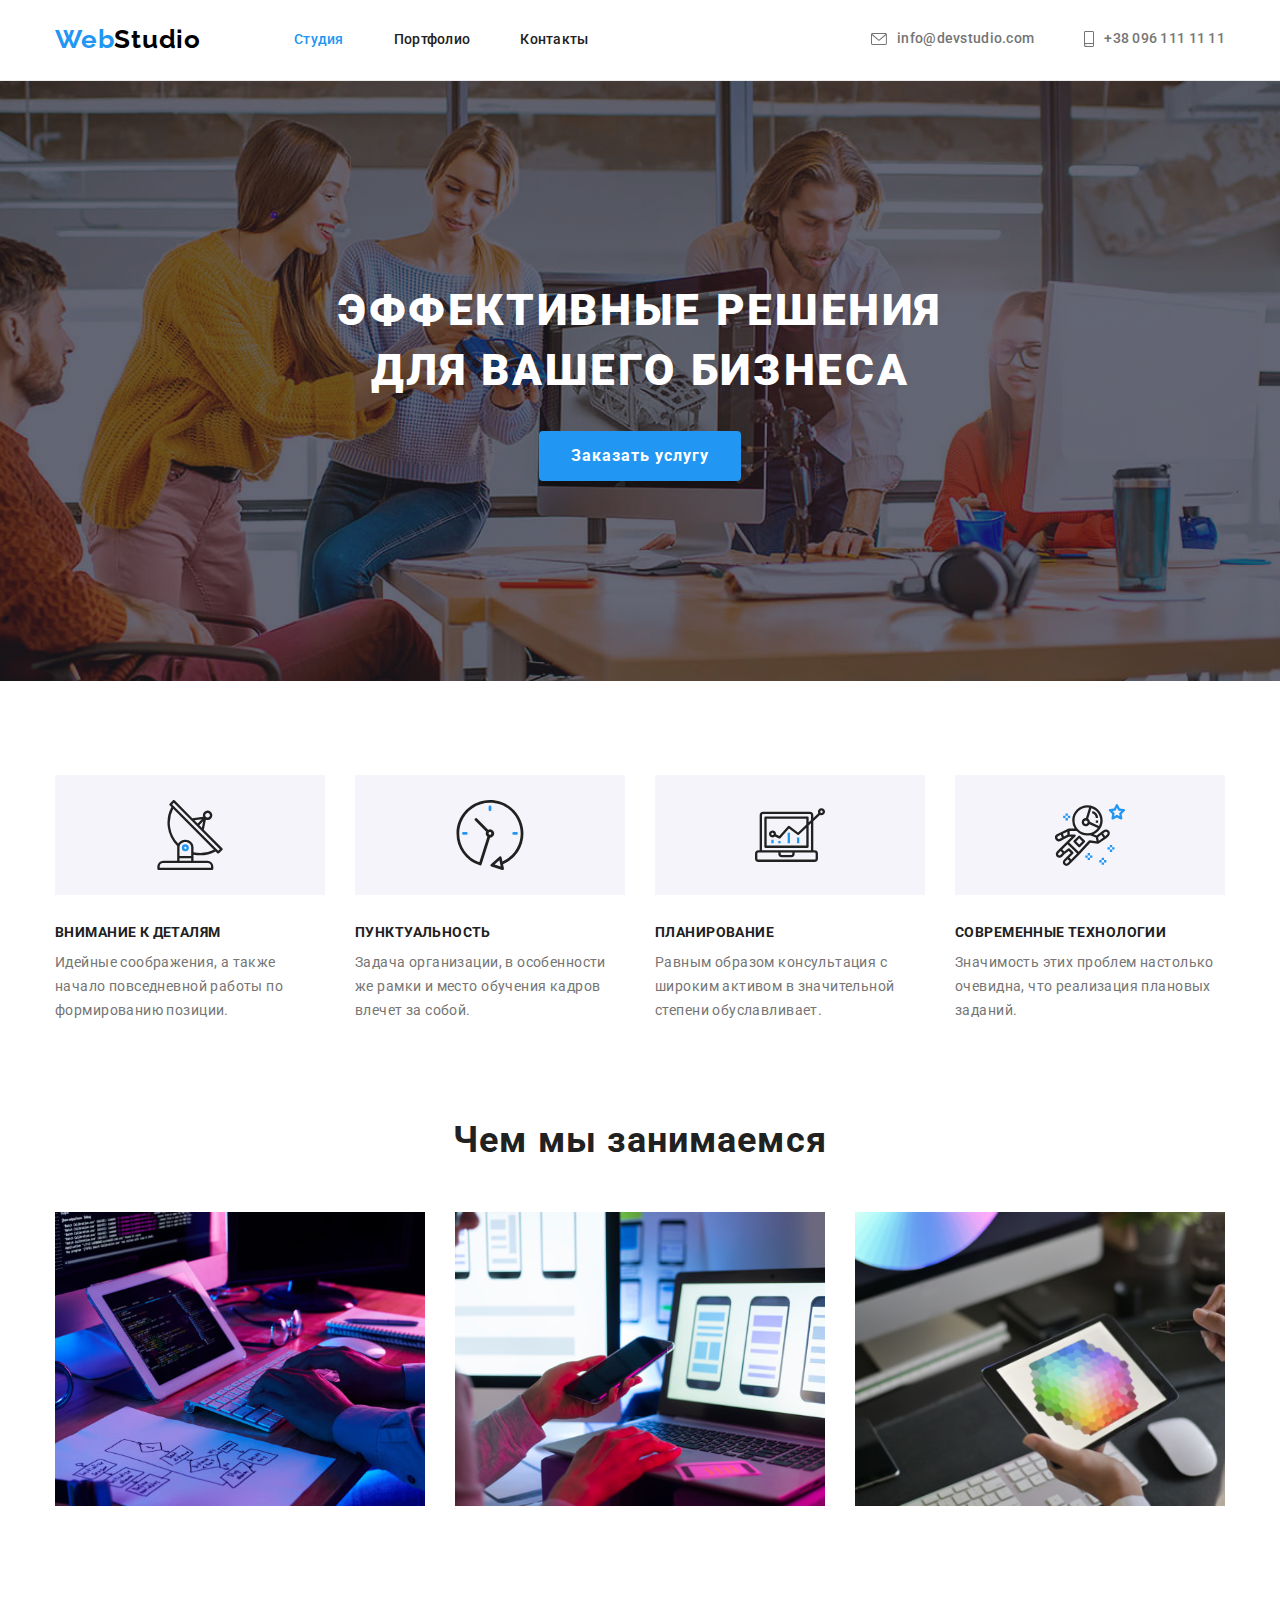
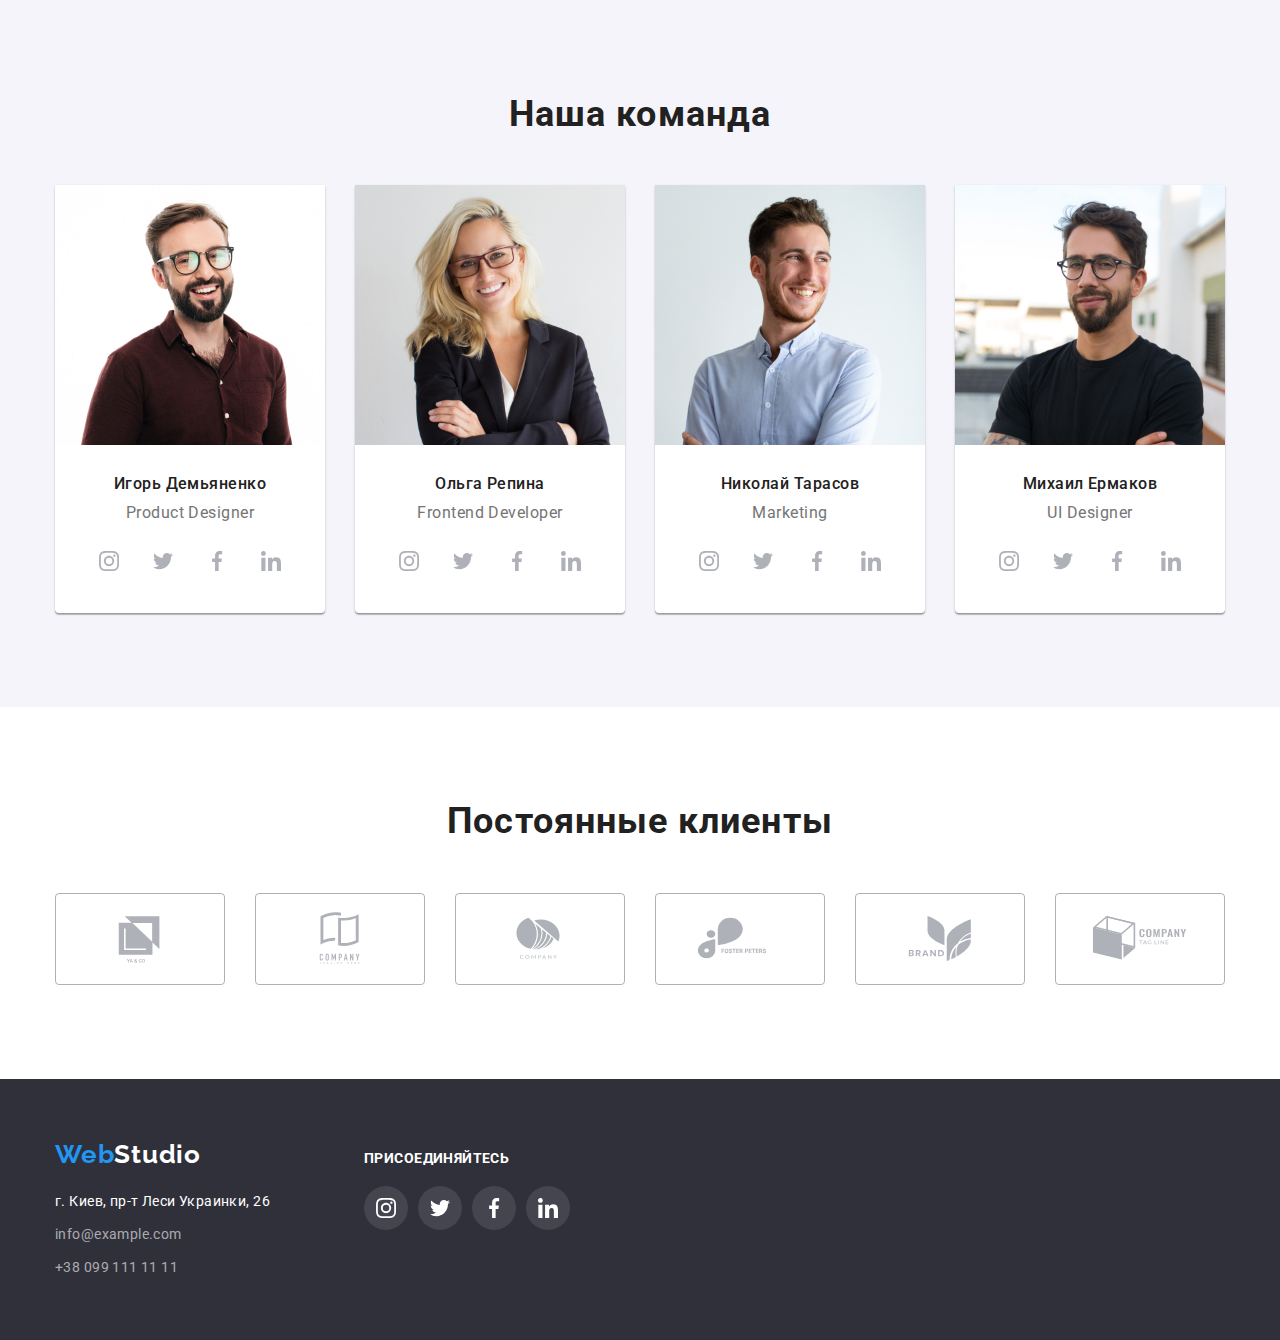
<file: index.html>
<!DOCTYPE html>
<html lang="ru">
  <head>
    <meta charset="UTF-8">
    <meta http-equiv="X-UA-Compatible" content="IE=edge">
    <meta name="viewport" content="width=device-width, initial-scale=1.0">
    <title>Homework</title>

   <!--основні стилі-->
   <link rel="preconnect" href="https://fonts.googleapis.com">
   <link rel="preconnect" href="https://fonts.gstatic.com" crossorigin>
   <link href="https://fonts.googleapis.com/css2?family=Raleway:wght@700&family=Roboto:wght@400;500;700;900&display=swap"
    rel="stylesheet">

    <!--нормалізація стилів-->
   <link rel="stylesheet" href="https://cdn.jsdelivr.net/npm/modern-normalize@1.1.0/modern-normalize.min.css">
  
    <!--кастомні стилі-->
    <link href="./css/styles.css" rel="stylesheet">
</head>
<body>
    <!--ШАПКА САЙТУ HEADER-->
    <header class="header">
      <div class="container header-container">
          <a href="/" class="logo">
             Web<span class="logo-primary">Studio</span>
         </a>
          <nav class="nav">
             <ul class="nav-list list">
                  <li class="nav-item"><a class="nav-item-studio current link" href="./index.html">Студия</a></li>
                  <li class="nav-item"><a class="nav-item-portfolio link" href="./portfolio.html">Портфолио</a></li>
                  <li class="nav-item"><a class="nav-item-contact link" href="#contact">Контакты</a></li>
             </ul>
          </nav>
          <ul class="header-list list">
             <li class="header-item">
                  <a class="header-item-contact link" href="mailto:info@devstudio.com">
                      <svg class="icon-mailo" width="16" height="12">
                     <use href="./images/icon-mailo.svg#icon-envelope"></use>
                 </svg>
                    info@devstudio.com</a>
             </li>
             <li class="header-item header-link">
                  <a class="header-item-contact link" href="tel:+380961111111">
                         <svg class="icon-phone" width="10" height="16">
                     <use href="./images/icon-mailo.svg#icon-smartphone"></use>
                 </svg>
                    +38 096 111 11 11</a>
            </li>
          </ul>
     </div>
    </header>
    <main>
        <!--Cекція Hero-->
      <section class="hero">
            <div class="container container-hero">
              <h1 class="hero-title">
                  Эффективные решения для вашего бизнеса
              </h1>
             <button type="button" class="hero-button">Заказать услугу</button>
          </div>
      </section>
       <!--Особливості-->
      <section class="about section-about ">
          <div class="container">
              <h1 class="visually-hidden">нашы качества</h1>
             <ul class="about-list list">
                <li class="about-item">
                    <div class="about-icon">
                       
                         <svg class="about-icon-social" width="70" height="70">
                             <use href="./images/text-icon.svg#icon-antenna"></use>
                         </svg>
                       
                    </div>
                    <h3 class="subtitle">Внимание к деталям</h3>
                    <p class="about-text">Идейные соображения, а также начало повседневной работы по формированию позиции.</p>
                </li>
                <li class="about-item">
                     <div class="about-icon">
                       
                         <svg class="about-icon-social" width="70" height="70">
                             <use href="./images/text-icon.svg#icon-clock"></use>
                         </svg>
                        
                    </div>
                    <h3 class="subtitle">Пунктуальность</h3>
                    <p class="about-text">Задача организации, в особенности же рамки и место обучения кадров влечет за собой.</p>
                </li>
                <li class="about-item">
                     <div class="about-icon">
                        
                         <svg class="about-icon-social" width="70" height="70">
                             <use href="./images/text-icon.svg#icon-diagram"></use>
                         </svg>
                        
                    </div>
                    <h3 class="subtitle">Планирование</h3>
                    <p class="about-text">Равным образом консультация с широким активом в значительной степени обуславливает.</p>
                </li>
                <li class="about-item">
                     <div class="about-icon">
                        
                         <svg class="about-icon-social" width="70" height="70">
                             <use href="./images/text-icon.svg#icon-astronaut"></use>
                         </svg>
                       
                    </div>
                    <h3 class="subtitle">Современные технологии</h3>
                    <p class="about-text">Значимость этих проблем настолько очевидна, что реализация плановых заданий.</p>
                </li>
             </ul>
         </div>
      </section>
      <!--Чим ми займаємся-->
      <section class="foto section">
      <div class="container">
          <h2 class="title">Чем мы занимаемся</h2>
          <ul class="foto-list list">
              <li class="foto-item">
                  <img src="./images/portfolio.img/img1.jpg" alt="фото-1" width="370">
              </li>
              <li class="foto-item">
                  <img src="./images/portfolio.img/img2.jpg" alt="фото-2" width="370">
             </li>
              <li class="foto-item">
                  <img src="./images/portfolio.img/img3.jpg" alt="фото-3" width="370">
            </li>
          </ul>
      </div>
      </section>
      <!--Наша команда-->
      <section class="team section">
     <div class="container">
          <h2 class="title">Наша команда</h2>
          <ul class="team-list list">
              <li class="team-item">
                    <img src="./images/ourteam/img1.jpg" alt="ИгорьДемьяненко" width="270">
                    <div class="team-card">
                        <h3 class="team-name">Игорь Демьяненко</h3>
                        <p class="team-text">Product Designer</p>

                        <!--іконки соцмереж-->
                         <ul class="team-icon-list">

                             <li class="team-icon-item">
                                    <a class="team-icon-link" href="">
                                        <svg class="team-icon-social" width="20" height="20">
                                            <use href="./images/socialicon.svg#icon-instagram"></use>
                                        </svg>
                                    </a>
                             </li>

                              <li class="team-icon-item">
                                    <a class="team-icon-link" href="">
                                        <svg class="team-icon-social" width="20" height="20">
                                            <use href="./images/socialicon.svg#icon-twitter"></use>
                                        </svg>
                                    </a>
                             </li>

                              <li class="team-icon-item">
                                    <a class="team-icon-link" href="">
                                        <svg class="team-icon-social" width="20" height="20">
                                            <use href="./images/socialicon.svg#icon-facebook"></use>
                                        </svg>
                                    </a>
                             </li>

                              <li class="team-icon-item">
                                    <a class="team-icon-link" href="">
                                        <svg class="team-icon-social" width="20" height="20">
                                            <use href="./images/socialicon.svg#icon-linkedin"></use>
                                        </svg>
                                    </a>
                             </li>
                        </ul>

                         </div>
             </li>
              <li class="team-item">
                   <img src="./images/ourteam/img2.jpg" alt="ОльгаРепина" width="270">
                  <div class="team-card">
                      <h3 class="team-name">Ольга Репина</h3>
                    <p class="team-text">Frontend Developer</p>

 <!--іконки соцмереж-->
                         <ul class="team-icon-list">

                             <li class="team-icon-item">
                                    <a class="team-icon-link" href="">
                                        <svg class="team-icon-social" width="20" height="20">
                                            <use href="./images/socialicon.svg#icon-instagram"></use>
                                        </svg>
                                    </a>
                             </li>

                              <li class="team-icon-item">
                                    <a class="team-icon-link" href="">
                                        <svg class="team-icon-social" width="20" height="20">
                                            <use href="./images/socialicon.svg#icon-twitter"></use>
                                        </svg>
                                    </a>
                             </li>

                              <li class="team-icon-item">
                                    <a class="team-icon-link" href="">
                                        <svg class="team-icon-social" width="20" height="20">
                                            <use href="./images/socialicon.svg#icon-facebook"></use>
                                        </svg>
                                    </a>
                             </li>

                              <li class="team-icon-item">
                                    <a class="team-icon-link" href="">
                                        <svg class="team-icon-social" width="20" height="20">
                                            <use href="./images/socialicon.svg#icon-linkedin"></use>
                                        </svg>
                                    </a>
                             </li>
                        </ul>
                  </div>
             </li>
              <li class="team-item"> 
                  <img src="./images/ourteam/img3.jpg" alt="НиколайТарасов" width="270" >
                  <div class="team-card">
                      <h3 class="team-name">Николай Тарасов</h3>
                     <p class="team-text">Marketing</p>

                        <!--іконки соцмереж-->
                         <ul class="team-icon-list">

                             <li class="team-icon-item">
                                    <a class="team-icon-link" href="">
                                        <svg class="team-icon-social" width="20" height="20">
                                            <use href="./images/socialicon.svg#icon-instagram"></use>
                                        </svg>
                                    </a>
                             </li>

                              <li class="team-icon-item">
                                    <a class="team-icon-link" href="">
                                        <svg class="team-icon-social" width="20" height="20">
                                            <use href="./images/socialicon.svg#icon-twitter"></use>
                                        </svg>
                                    </a>
                             </li>

                              <li class="team-icon-item">
                                    <a class="team-icon-link" href="">
                                        <svg class="team-icon-social" width="20" height="20">
                                            <use href="./images/socialicon.svg#icon-facebook"></use>
                                        </svg>
                                    </a>
                             </li>

                              <li class="team-icon-item">
                                    <a class="team-icon-link" href="">
                                        <svg class="team-icon-social" width="20" height="20">
                                            <use href="./images/socialicon.svg#icon-linkedin"></use>
                                        </svg>
                                    </a>
                             </li>
                        </ul>

                  </div>
                </li>
              <li class="team-item"> 
                  <img src="./images/ourteam/img4.jpg" alt="МихаилЕрмаков" width="270">
                  <div class="team-card">
                      <h3 class="team-name">Михаил Ермаков</h3>
                     <p class="team-text">UI Designer</p>

                     <!--іконки соцмереж-->
                       <ul class="team-icon-list">

                             <li class="team-icon-item">
                                    <a class="team-icon-link" href="">
                                        <svg class="team-icon-social" width="20" height="20">
                                            <use href="./images/socialicon.svg#icon-instagram"></use>
                                        </svg>
                                    </a>
                             </li>

                              <li class="team-icon-item">
                                    <a class="team-icon-link" href="">
                                        <svg class="team-icon-social" width="20" height="20">
                                            <use href="./images/socialicon.svg#icon-twitter"></use>
                                        </svg>
                                    </a>
                             </li>

                              <li class="team-icon-item">
                                    <a class="team-icon-link" href="">
                                        <svg class="team-icon-social" width="20" height="20">
                                            <use href="./images/socialicon.svg#icon-facebook"></use>
                                        </svg>
                                    </a>
                             </li>

                              <li class="team-icon-item">
                                    <a class="team-icon-link" href="">
                                        <svg class="team-icon-social" width="20" height="20">
                                            <use href="./images/socialicon.svg#icon-linkedin"></use>
                                        </svg>
                                    </a>
                             </li>
                        </ul>

                  </div>
              </li>
          </ul>
     </div>
      </section>
      <!--Постійні клієнти-->
      <section class="client section">
        <div class="container">
            <h2 class="title">Постоянные клиенты</h2>
            
            <ul class="client-list list">
                <li class="client-item"><a class="client-link link" href="">
                 <svg class="client-icon" width="106" height="60">
                     <use href="./images/icon.svg#icon-Logo"></use>
                 </svg>
                </a></li>
                <li class="client-item"><a class="client-link link" href="">
                    <svg class="client-icon" width="106" height="60">
                        <use href="./images/icon.svg#icon-Logo1"></use>
                    </svg>
                </a></li>
                <li class="client-item">
                    <a class="client-link link" href="">
                        <svg class="client-icon" width="106" height="60">
                            <use href="./images/icon.svg#icon-Logo2"></use>
                        </svg>
                    </a>
               </li>
                <li class="client-item"><a class="client-link link" href="">
                    <svg class="client-icon" width="106" height="60">
                        <use href="./images/icon.svg#icon-Logo3"></use>
                    </svg>
                </a></li>
                <li class="client-item"><a class="client-link link" href="">
                    <svg class="client-icon" width="106" height="60">
                        <use href="./images/icon.svg#icon-Logo4"></use>
                    </svg>
                </a></li>
                <li class="client-item"><a class="client-link link" href="">
                    <svg class="client-icon" width="106" height="60">
                        <use href="./images/icon.svg#icon-Logo5"></use>
                    </svg>
                </a></li>
            </ul>

        </div>
      </section>
    </main>
    <footer class="footer">
        <div class="container footer-txt">
            <div class="footer-container">
                <a href="./index.html" class="logo">
                    Web<span class="logo-secondary">Studio</span>
                </a>
                <address class="address">
                    <ul class="footer-address-list list">
                                <li class="footer-address"><a class="footer-address-link link footer-address" href="https://www.google.com/maps/place/%D0%B1%D1%83%D0%BB%D1%8C%D0%B2%D0%B0%D1%80+%D0%9B%D0%B5%D1%81%D1%96+%D0%A3%D0%BA%D1%80%D0%B0%D1%97%D0%BD%D0%BA%D0%B8,+26,+%D0%9A%D0%B8%D1%97%D0%B2,+02000/@50.4265807,30.5383858,17z/data=!3m1!4b1!4m5!3m4!1s0x40d4cf0e033ecbe9:0x57a4dffefec77da0!8m2!3d50.4265807!4d30.5383858">г. Киев, пр-т Леси Украинки, 26</a></li>
                                <li class="footer-contact"><a class="footer-contact-link footer-contact link" href="mailto:info@example.com">info@example.com</a></li>
                                <li class="footer-contact"><a class="footer-contact-link link footer-contact" href="tel:+380991111111">+38 099 111 11 11</a></li>
                            </ul>
                        </address> 
             </div>
          <div class="footer-section">
               <p class="footer-header">ПРИСОЕДИНЯЙТЕСЬ</p>
              <ul class="footer-list list">
                 <li class="footer-item">
                     <a class="footer-icons" href="">
                         <svg class="icon-social" width="20" height="20">
                             <use href="./images/socialicon.svg#icon-instagram"></use>
                         </svg>
                     </a>
                 </li>
                 <li class="footer-item">
                     <a class="footer-icons" href="">
                         <svg class="icon-social" width="20" height="20">
                             <use href="./images/socialicon.svg#icon-twitter"></use>
                         </svg>
                     </a>
                 </li>
                 <li class="footer-item">
                     <a class="footer-icons" href="">
                         <svg class="icon-social" width="20" height="20">
                             <use href="./images/socialicon.svg#icon-facebook"></use>
                         </svg>
                     </a>
                 </li>
                 <li class="footer-item">
                     <a class="footer-icons" href="">
                         <svg class="icon-social" width="20" height="20">
                             <use href="./images/socialicon.svg#icon-linkedin"></use>
                         </svg>
                     </a>
                 </li>
             </ul>
          </div>

        </div>

    </footer>
</body>
</html>
</file>
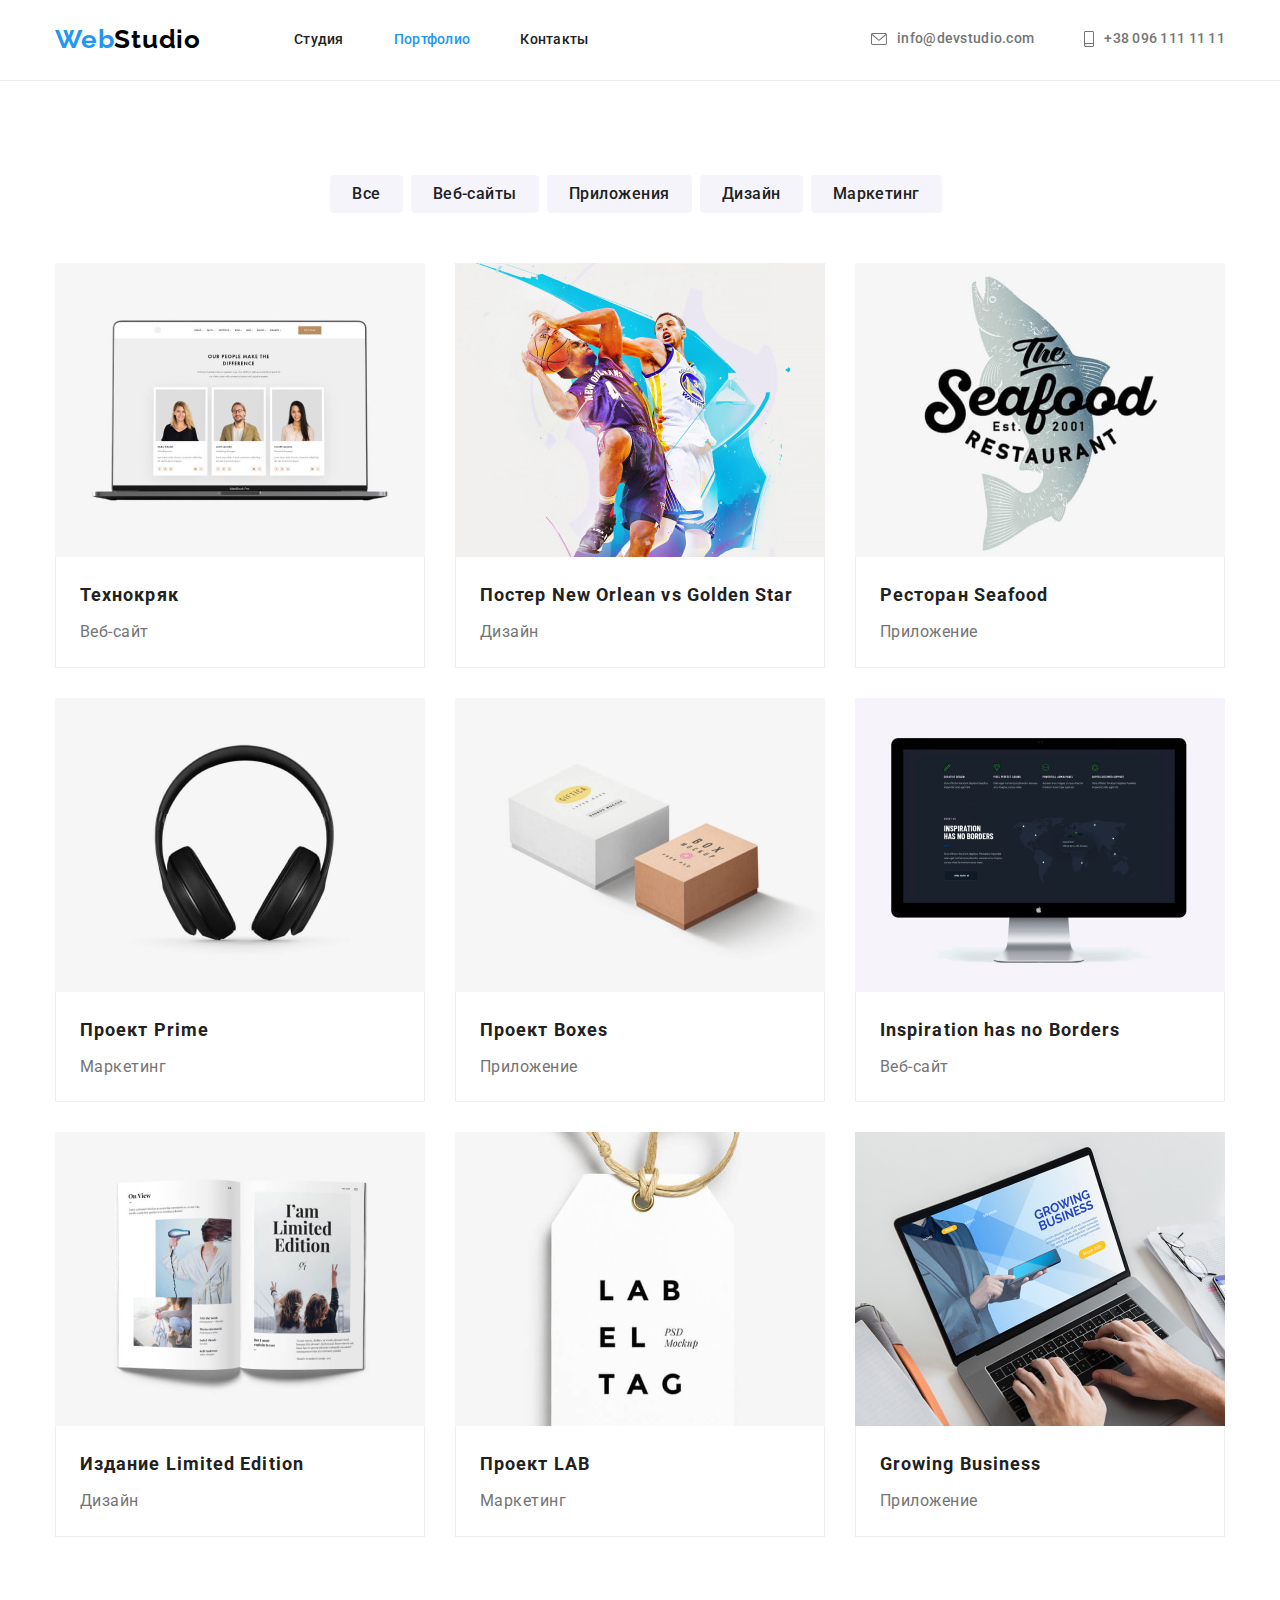
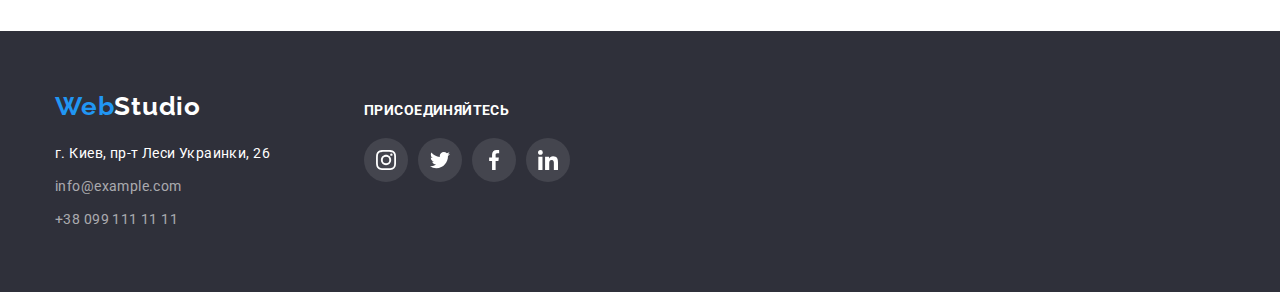
<file: portfolio.html>
<!DOCTYPE html>
<html lang="ru">
<head>
    <meta charset="UTF-8">
    <meta http-equiv="X-UA-Compatible" content="IE=edge">
    <meta name="viewport" content="width=device-width, initial-scale=1.0">
    <title>portfolio</title>

   <!--основні стилі-->
<link rel="preconnect" href="https://fonts.googleapis.com">
<link rel="preconnect" href="https://fonts.gstatic.com" crossorigin>
<link href="https://fonts.googleapis.com/css2?family=Raleway:wght@700&family=Roboto:wght@400;500;700;900&display=swap"
    rel="stylesheet">

    <!--нормалізація стилів-->
    <link rel="stylesheet" href="https://cdn.jsdelivr.net/npm/modern-normalize@1.1.0/modern-normalize.min.css">
   
    <!--кастомні стилі-->
    <link href="./css/styles.css" rel="stylesheet">
</head>
<body>
    <!--навігація-->
        <header class="header">
            <div class="container header-container">
                <a href="/" class="logo">
                    Web<span class="logo-primary">Studio</span>
                </a>
                <nav class="nav">
                    
                        <ul class="nav-list list">
                            <li class="nav-item"><a class="nav-item-studio link" href="./index.html">Студия</a></li>
                            <li class="nav-item"><a class="nav-item-portfolio current link" href="./portfolio.html">Портфолио</a></li>
                            <li class="nav-item"><a class="nav-item-contact link" href="#contact">Контакты</a></li>
                        </ul>
                 </nav>
                  <ul class="header-list list">
                    <li class="header-item"><a class="header-item-contact link" href="mailto:info@devstudio.com">
                         <svg class="icon-mailo" width="16" height="12">
                     <use href="./images/icon-mailo.svg#icon-envelope"></use>
                 </svg>
                        info@devstudio.com</a></li>
                    <li class="header-item header-link"><a class="header-item-contact link" href="tel:+380961111111">
                        <svg class="icon-mailo" width="10" height="16">
                     <use href="./images/icon-mailo.svg#icon-smartphone"></use>
                 </svg>
                        +38 096 111 11 11</a>
                    </li>
                  </ul>
           </div>
        </header>
            <main>
                <!--портфоліо-->
        <section class="portfolio section">
         <div class="container">
                        <h2 class="visually-hidden">портфолио</h2>
                    
                            <ul class="portfolio-list list">
                                <li class="portfolio-item"><button class="portfolio-btn">Все</button></li>
                                <li class="portfolio-item"><button class="portfolio-btn">Веб-сайты</button></li>
                                <li class="portfolio-item"><button class="portfolio-btn">Приложения</button></li>
                                <li class="portfolio-item"><button class="portfolio-btn">Дизайн</button></li>
                                <li class="portfolio-item"><button class="portfolio-btn">Маркетинг</button></li>
                            </ul>
                    
                    <ul class="portfolio-list-foto list">
                        <li class="portfolio-item-foto">
                            <a href="" class="portfolio-link link">
                                <img src="./images/portfolio.img/web.jpg" alt="фото с веб-сайтом" width="370">
                                 <div class="prf-box">
                                    <p class="portfolio-text-title">Технокряк</p>
                                    <p class="portfolio-text">Веб-сайт</p>
                                </div>
                            </a>
                        </li>

                        <li class="portfolio-item-foto">
                            <a href="" class="portfolio-link link">
                                <img src="./images/portfolio.img/poster.jpg" alt="фото с постером" width="370">
                                <div class="prf-box">
                                    <p class="portfolio-text-title">Постер New Orlean vs Golden Star</p>
                                    <p class="portfolio-text">Дизайн</p>
                                </div>
                            </a>
                        </li>

                        <li class="portfolio-item-foto">
                            <a href="" class="portfolio-link link">
                                <img src="./images/portfolio.img/emblema.jpg" alt="фото с логотипом ресторана" width="370">
                                <div class="prf-box">
                                    <p class="portfolio-text-title">Ресторан Seafood</p>
                                    <p class="portfolio-text">Приложение</p>
                                </div>
                            </a>
                        </li>

                        <li class="portfolio-item-foto">
                            <a href="" class="portfolio-link link">
                                <img src="./images/portfolio.img/headphone.jpg" alt="фото с наушниками" width="370">
                                <div class="prf-box">
                                    <p class="portfolio-text-title">Проект Prime</p>
                                    <p class="portfolio-text">Маркетинг</p>
                                </div>
                            </a>
                        </li>

                        <li class="portfolio-item-foto">
                            <a href="" class="portfolio-link link">
                                <img src="./images/portfolio.img/box.jpg" alt="фото с коробками" width="370">
                                <div class="prf-box">
                                    <p class="portfolio-text-title">Проект Boxes</p>
                                    <p class="portfolio-text">Приложение</p>
                               </div>
                            </a>
                        </li>

                        <li class="portfolio-item-foto">
                            <a href="" class="portfolio-link link">
                                <img src="./images/portfolio.img/monitor.jpg" alt="фото с монитором"  width="370">
                              <div class="prf-box">
                                    <p class="portfolio-text-title">Inspiration has no Borders</p>
                                    <p class="portfolio-text">Веб-сайт</p>
                              </div>

                            </a>
                        </li>

                        <li class="portfolio-item-foto">
                            <a href="" class="portfolio-link link">
                                <img src="./images/portfolio.img/book.jpg" alt="фото с книгой"  width="370">
                                <div class="prf-box">
                                    <p class="portfolio-text-title">Издание Limited Edition</p>
                                    <p class="portfolio-text">Дизайн</p>
                                </div>
                            </a>
                        </li>

                        <li class="portfolio-item-foto">
                            <a href="" class="portfolio-link link">
                                <img src="./images/portfolio.img/birka.jpg" alt="фото с биркой"  width="370">
                                <div class="prf-box">
                                    <p class="portfolio-text-title">Проект LAB</p>
                                    <p class="portfolio-text">Маркетинг</p>
                                </div>
                            </a>
                        </li>
                        
                        <li class="portfolio-item-foto">
                            <a href="" class="portfolio-link link">
                                <img src="./images/portfolio.img/application.jpg" alt="фото приложения"  width="370">
                                <div class="prf-box">
                                    <p class="portfolio-text-title">Growing Business</p>
                                    <p class="portfolio-text">Приложение</p>
                                </div>
                            </a>
                        </li>
                    </ul>
        </div>
        </section>
            </main>
            <footer class="footer">
        <div class="container footer-txt">
            <div class="footer-container">
                <a href="./index.html" class="logo">
                    Web<span class="logo-secondary">Studio</span>
                </a>
                <address class="address">
                    <ul class="footer-addres-list list">
                                <li class="footer-address"><a class="footer-address-link link" href=""></a>г. Киев, пр-т Леси Украинки, 26</li>
                                <li class="footer-contact"><a class="footer-contact-link link" href="mailto:info@example.com"></a>info@example.com</li>
                                <li class="footer-contact"><a class="footer-contact-link link" href="tel:+380991111111"></a>+38 099 111 11 11</li>
                            </ul>
                        </address> 
             </div>
          <div class="footer-section">
               <h3 class="footer-header">ПРИСОЕДИНЯЙТЕСЬ</h3>
              <ul class="footer-list list">
                 <li class="footer-item">
                     <a class="footer-icons" href="">
                         <svg class="icon-social" width="20" height="20">
                             <use href="./images/socialicon.svg#icon-instagram"></use>
                         </svg>
                     </a>
                 </li>
                 <li class="footer-item">
                     <a class="footer-icons" href="">
                         <svg class="icon-social" width="20" height="20">
                             <use href="./images/socialicon.svg#icon-twitter"></use>
                         </svg>
                     </a>
                 </li>
                 <li class="footer-item">
                     <a class="footer-icons" href="">
                         <svg class="icon-social" width="20" height="20">
                             <use href="./images/socialicon.svg#icon-facebook"></use>
                         </svg>
                     </a>
                 </li>
                 <li class="footer-item">
                     <a class="footer-icons" href="">
                         <svg class="icon-social" width="20" height="20">
                             <use href="./images/socialicon.svg#icon-linkedin"></use>
                         </svg>
                     </a>
                 </li>
             </ul>
          </div>

        </div>

    </footer>
        
</body>
</html>
</file>
<file: css/styles.css>
/*
синя підсвітка кнопки #2196f3
тінь кнопки
 0px 3px 1px rgba(0, 0, 0, 0.1), 0px 1px 2px rgba(0, 0, 0, 0.08),
    0px 2px 2px rgba(0, 0, 0, 0.12);
 
 білий #FFFFFF
 cекція герой #2F303A
 бордер іконок #AFB1B8

 підвал текст rgba(255, 255, 255, 0.6);
 сірий текст #757575
 колір тексту темний   #212121;
 синій текст #188ce8
 бордер хедеру #ECECEC
 бордер портфоліо карток #EEEEEE

  тінь портфоліо каток: 0px 1px 1px rgba(0, 0, 0, 0.12), 0px 4px 4px rgba(0, 0, 0, 0.06), 1px 4px 6px rgba(0, 0, 0, 0.16);
*/

:root {
  /*шрифти*/
  --main-font: "Roboto", sans-serif;
  --secondary-font: "Raleway", sans-serif;
  
  /*колір*/
  --client-border: #afb1b8;
  --portfolio-br-card: #eeeeee;
  --header-br: #ececec;
  --background-colot: #2f303a;
  --main-colot-wight: #ffffff;
  --butter-shadow: #188ce8;
  --butter-portfolio: #f5f4fa;

  /*тіні*/
  --icon-shadow: rgba(255, 255, 255, 0.1);
  --hero-box-shadow: 0px 4px 4px rgba(0, 0, 0, 0.15);

  --butter-box-shadow: 0px 3px 1px rgba(0, 0, 0, 0.1),
    0px 1px 2px rgba(0, 0, 0, 0.08), 0px 2px 2px rgba(0, 0, 0, 0.12);

  --team-shadow: 0px 1px 3px rgba(0, 0, 0, 0.12),
    0px 1px 1px rgba(0, 0, 0, 0.14), 0px 2px 1px rgba(0, 0, 0, 0.2);

  --shadow-portfolio-card: 0px 1px 1px rgba(0, 0, 0, 0.12),
    0px 4px 4px rgba(0, 0, 0, 0.06), 1px 4px 6px rgba(0, 0, 0, 0.16);

  /*колір тексту*/
  --footer-txt: rgba(255, 255, 255, 0.6);
  --secondary-txt: #757575;
  --main-txt: #212121;
  --hover-txt: #2196f3;
  --logo: #000000;
}

body {
  font-family: var(--main-font);
  font-size: 14px;
  letter-spacing: 0.03em;
  color: var(--secondary-txt);
  background: var(--main-colot-wight);
}

/*для всіх картинок*/
img {
  display: block;
  max-width: 100%;
  width: auto;
}

/* обнуляю */
h1,
h2,
h3,
h4,
p {
  margin-top: 0;
  margin-bottom: 0;
}

ul {
  padding: 0;
}

.list {
  padding-left: 0;
  margin-top: 0;
  margin-bottom: 0;
  list-style: none;
}

.link {
  text-decoration: none;
}

/*приховою заголовки*/
.visually-hidden  {
  position: absolute;
  width: 1px;
  height: 1px;
  margin: -1px;
  border: 0;
  padding: 0;
  
  white-space: nowrap;
  clip-path: inset(100%);
  clip: rect(0 0 0 0);
  overflow: hidden;
}

/*крапки*/
.nav-list,
.header-list,
.about-list,
.foto-list,
.team-list,
.footer-address-list,
.portfolio-list,
.portfolio-list-foto,
.team-icon-list {
  list-style: none;
}

/*діви*/
.container {
  width: 1200px;
  padding-left: 15px;
  padding-right: 15px;
  margin-left: auto;
  margin-right: auto;
}

/*відступи між секціями*/
.section {
  padding-top: 94px;
  padding-bottom: 94px;
}

/* header */
.header {
  padding-top: 24px;
  padding-bottom: 25px;
  border-bottom: 1px solid var(--header-br);
}

/*header контакти*/
.header-item-contact {
  font-weight: 500;
  font-size: 14px;
  line-height: 1.14;
  letter-spacing: 0.02em;
  text-decoration: none;
  color: var(--secondary-txt);

  display: flex;
  justify-content: center;
  align-items: center;
}

.header-link {
  margin-left: 50px;
}

.header-item-contact:hover,
.header-item-contact:focus {
  color: var(--hover-txt);
}

.header-list {
  font-style: normal;
  font-weight: 500;
  font-size: 14px;
  line-height: 1.14;
  letter-spacing: 0.02em;
}

/*іконки хедер*/
.icon-mailo {
  fill: currentColor;
  margin-right: 10px;
}

.icon-phone {
  margin-right: 10px;
  fill: currentColor;
}

/* header flex */
.header-container {
  display: flex;
  align-items: center;
}

.header-list {
  display: flex;
  align-items: center;
  margin-left: auto;
}

.nav-list {
  display: flex;
  align-items: center;

  font-style: normal;
  font-weight: 500;
  font-size: 14px;
  line-height: 1.14;
  letter-spacing: 0.02em;
}

/*ЛОГОТИП*/
.logo {
  font-family: var(--secondary-font);
  font-weight: 700;
  font-size: 26px;
  line-height: 1.19;
  text-decoration: none;

  letter-spacing: 0.03em;
  color: var(--hover-txt);
}

.logo-primary {
  color: var(--logo);
}

.logo-secondary {
  color: var(--main-colot-wight);
}

/* відступи */
.logo {
  margin-right: 93px;
}

/*НАВІГАЦІЯ*/
.nav-item-studio,
.nav-item-portfolio,
.nav-item-contact {
  font-weight: 500;
  font-size: 14px;
  line-height: 16px;
  letter-spacing: 0.02em;
  text-decoration: none;
  color: var(--main-txt);
}

.nav-item-studio:hover,
.nav-item-studio:focus,
.nav-item-contact:hover,
.nav-item-contact:focus,
.nav-item-portfolio:hover,
.nav-item-portfolio:focus {
  color: var(--hover-txt);
}

.current {
  color: var(--hover-txt);
}

/*відступи*/
.nav-item {
  margin-right: 50px;
}

.nav-item:last-child {
  margin: 0;
}

/*СЕКЦІЯ ГЕРОЙ*/
.hero {
  padding-top: 200px;
  padding-bottom: 200px;
  text-align: center;
  align-items: center;
  height: 600px;
  max-width: 1600px;
  margin-left: auto;
  margin-right: auto;

  background-color: var(--background-colot);

  background-image: linear-gradient(to right, rgba(47, 48, 58, 0.4), rgba(47, 48, 58, 0.4)),
  url(../images/hero/Img-hero.jpg);
  background-position: center;
  background-repeat: no-repeat;
  background-size: cover;
}

.hero-title {
  font-weight: 900;
  font-size: 44px;
  line-height: 1.36;
  letter-spacing: 0.06em;
  text-transform: uppercase;
  color: var(--main-colot-wight);

  margin-left: auto;
  margin-right: auto;

  width: 696px;
}

.hero-button {
  background: var(--hover-txt);
  box-shadow: var(--hero-box-shadow);
  border-radius: 4px;
  border: none;
  font-weight: 700;
  font-size: 16px;
  line-height: 1.87;
  text-align: center;
  letter-spacing: 0.06em;
  cursor: pointer;
  color: var(--main-colot-wight);
  margin-top: 30px;
  margin-right: auto;
  margin-left: auto;
  padding: 10px 32px;
}

.hero-button:hover,
.hero-button:focus {
  background-color: var(--butter-shadow);
}

.subtitle {
  font-weight: 700;
  font-size: 14px;
  line-height: 1.14;
  letter-spacing: 0.03em;
  text-transform: uppercase;

  color: var(--main-txt);

  width: 270px;
  height: 16px;
}

.about-text {
  font-size: 14px;
  line-height: 1.71;
  letter-spacing: 0.03em;

  color: var(--secondary-txt);

  margin-top: 10px;

  width: 270px;
  height: 75px;
}

/*about flex*/
.about-list {
  display: flex;
  align-items: center;
}

/*відступи*/
.about-item {
  margin-right: 30px;
}

.about-item:last-child {
  margin: 0;
}

.section-about {
  padding-top: 94px;
}

/* СЕКЦІЯ ЧИМ МИ ЗАЙМАЄМОСЯ*/
.title {
  font-weight: 700;
  font-size: 36px;
  line-height: 1.16;
  text-align: center;
  letter-spacing: 0.03em;

  color: var(--main-txt);
}

/*flex*/
.foto-list {
  display: flex;
  align-items: center;
}

.title {
  margin-bottom: 50px;
}

/*відступи*/
.foto-item {
  margin-right: 30px;
}

.foto-item:last-child {
  margin: 0;
}

/*іконки*/
.about-icon {
  width: 270px;
  height: 120px;
  background: var(--butter-portfolio);
  margin-bottom: 30px;
  display: flex;
  justify-content: center;
  align-items: center;
}

/*СЕКЦІЯ НАША КОМАНДА*/
.team {
  background-color: var(--butter-portfolio);
}

.team-name {
  font-weight: 500;
  font-size: 16px;
  line-height: 1.18;

  text-align: center;
  letter-spacing: 0.03em;

  color: var(--main-txt);
}

.team-text {
  font-weight: normal;
  font-size: 16px;
  line-height: 1.18;

  text-align: center;
  letter-spacing: 0.03em;

  color: var(--secondary-txt);

 
  margin-top: 10px;
}

.team-item {
  box-shadow: var(--team-shadow);
  background-color: var(--main-colot-wight);
  border-radius: 0px 0px 4px 4px;

  width: 270px;
}

/*flex*/
.team-list {
  display: flex;
  align-items: center;
}

/*відступи*/
.team-item {
  margin-right: 30px;
}

/*іконки соцмереж*/
 .team-icon-list {
  display: flex;
  margin-top: 16px;
}

.team-card {
    padding-left: 32px;
    padding-right: 32px;
    padding-top: 30px;
    padding-bottom: 30px;
}

.team-icon-item {
  margin-right: 10px;
} 

.team-icon-item:last-child {
  margin: 0;
}

.team-icon-link:hover,
.team-icon-link:focus {
background: var(--hover-txt);
fill: var(--main-colot-wight);
border-radius: 50%;
}

.team-icon-link {
  display: flex;
  justify-content: center;
  align-items: center;
  padding: 0;
  border: none;
  width: 44px;
  height: 44px;
  fill: var(--client-border);
  background: var(--main-colot-wight);
  border-radius: 50%;
}


/*ПОРТФОЛІО*/
.portfolio-btn {
  font-weight: 500;
  font-size: 16px;
  line-height: 1.62;
  text-align: center;
  letter-spacing: 0.03em;
  color: var(--main-txt);
  background: var(--butter-portfolio);

  border-radius: 4px;
  cursor: pointer;
  border: 0;

  padding: 6px 22px;
}

.portfolio-btn:hover,
.portfolio-btn:focus {
  background: var(--hover-txt);

  box-shadow: var(--butter-box-shadow);
  color: var(--main-colot-wight);
}

.portfolio-text-title {
  font-weight: 700;
  font-size: 18px;
  line-height: 2;
  letter-spacing: 0.06em;
  color: var(--main-txt);
}

.portfolio-link {
  text-decoration: none;
  display: block;
}

.portfolio-link:hover,
.portfolio-link:focus {
 box-shadow: var(--shadow-portfolio-card);
}

.portfolio-text {
  font-weight: normal;
  font-size: 16px;
  line-height: 1.86;

  letter-spacing: 0.03em;

  color: var(--secondary-txt);

  margin-top: 4px;
}

/*flex*/
.portfolio-list {
  display: flex;
  justify-content: center;
}

.portfolio-list-foto {
  display: flex;
  flex-wrap: wrap;
  align-items: center;
  justify-content: center;

  margin-left: -30px;
  margin-top: -30px;
}

/*відступи*/
.portfolio-item {
  margin-right: 8px;
}

.portfolio-list {
  margin-bottom: 50px;
}

.portfolio-item-foto {
  flex-basis: calc(100% / 3 - 30px);

  margin-left: 30px;
  margin-top: 30px;
}

.prf-box {
  padding: 20px 24px;
  border: 1px solid var(--portfolio-br-card);
  border-top: none;
}

/*ПОСТіЙНІ КЛІЄНТИ*/
.client-list {
  display: flex;
  justify-content: center;
  align-items: center;
}

.client-link {
  display: flex;
  justify-content: center;
  align-items: center;
  background-color: var(--main-colot-wight);
  width: 170px;
  height: 92px;
  border: 1px solid var(--client-border);
  border-radius: 4px;
  color: var(--client-border);
}

/*hover*/
.client-icon {
  fill: currentColor;
}

.client-link:hover,
.client-link:focus {
  border-color: var(--hover-txt);
  color: var(--hover-txt);
}

.client-item {
  margin-right: 30px;
}

.client-item:last-child {
  margin: 0;
}

/* ПІДВАЛ*/
.footer-address {
  font-family: "Roboto";
  font-style: normal;
  font-weight: normal;
  font-size: 14px;
  line-height: 1.71;
  letter-spacing: 0.03em;
  color: var(--main-colot-wight);
  margin-top: 20px;
}

.footer-address-link:hover,
.footer-address-link:focus,
.footer-contact-link:hover,
.footer-contact-link:focus {
  color: var(--hover-txt);
}


.footer-contact {
  font-style: normal;
  font-weight: normal;
  font-size: 14px;
  line-height: 1.71;
  letter-spacing: 0.03em;
  color: var(--footer-txt);
  margin-top: 9px;
}

.footer {
  padding-top: 60px;
  padding-bottom: 60px;
  background-color: var(--background-colot);
}

.footer-header {
  font-family: 'Roboto';
  font-style: normal;
  font-weight: 700;
  font-size: 14px;
  line-height: 1.14;
  letter-spacing: 0.03em;
  color: var(--main-colot-wight);
  text-transform: uppercase;
  margin-bottom: 20px;
  line-height: calc(16 / 14);
}

.footer-txt {
  display: flex;
  align-items: baseline;
}

.icon-social {
  fill: #ffffff;
}

.footer-icons {
  display: flex;
  justify-content: center;
  align-items: center;
  padding: 0;
  border: none;
  width: 44px;
  height: 44px;
  fill: var(--main-colot-wight);
  background: var(--icon-shadow);
  border-radius: 50%;
}

.footer-section {
display: inline-block;
margin-left: 70px;
}

.footer-list {
  display: flex;
  align-items: center;
}

.footer-item {
  margin-right: 10px;
}

.footer-item:last-child {
  margin: 0;
}

.footer-icons:hover,
.footer-icons:focus {
  background: var(--hover-txt);
  border-radius: 50%;
}
</file>
